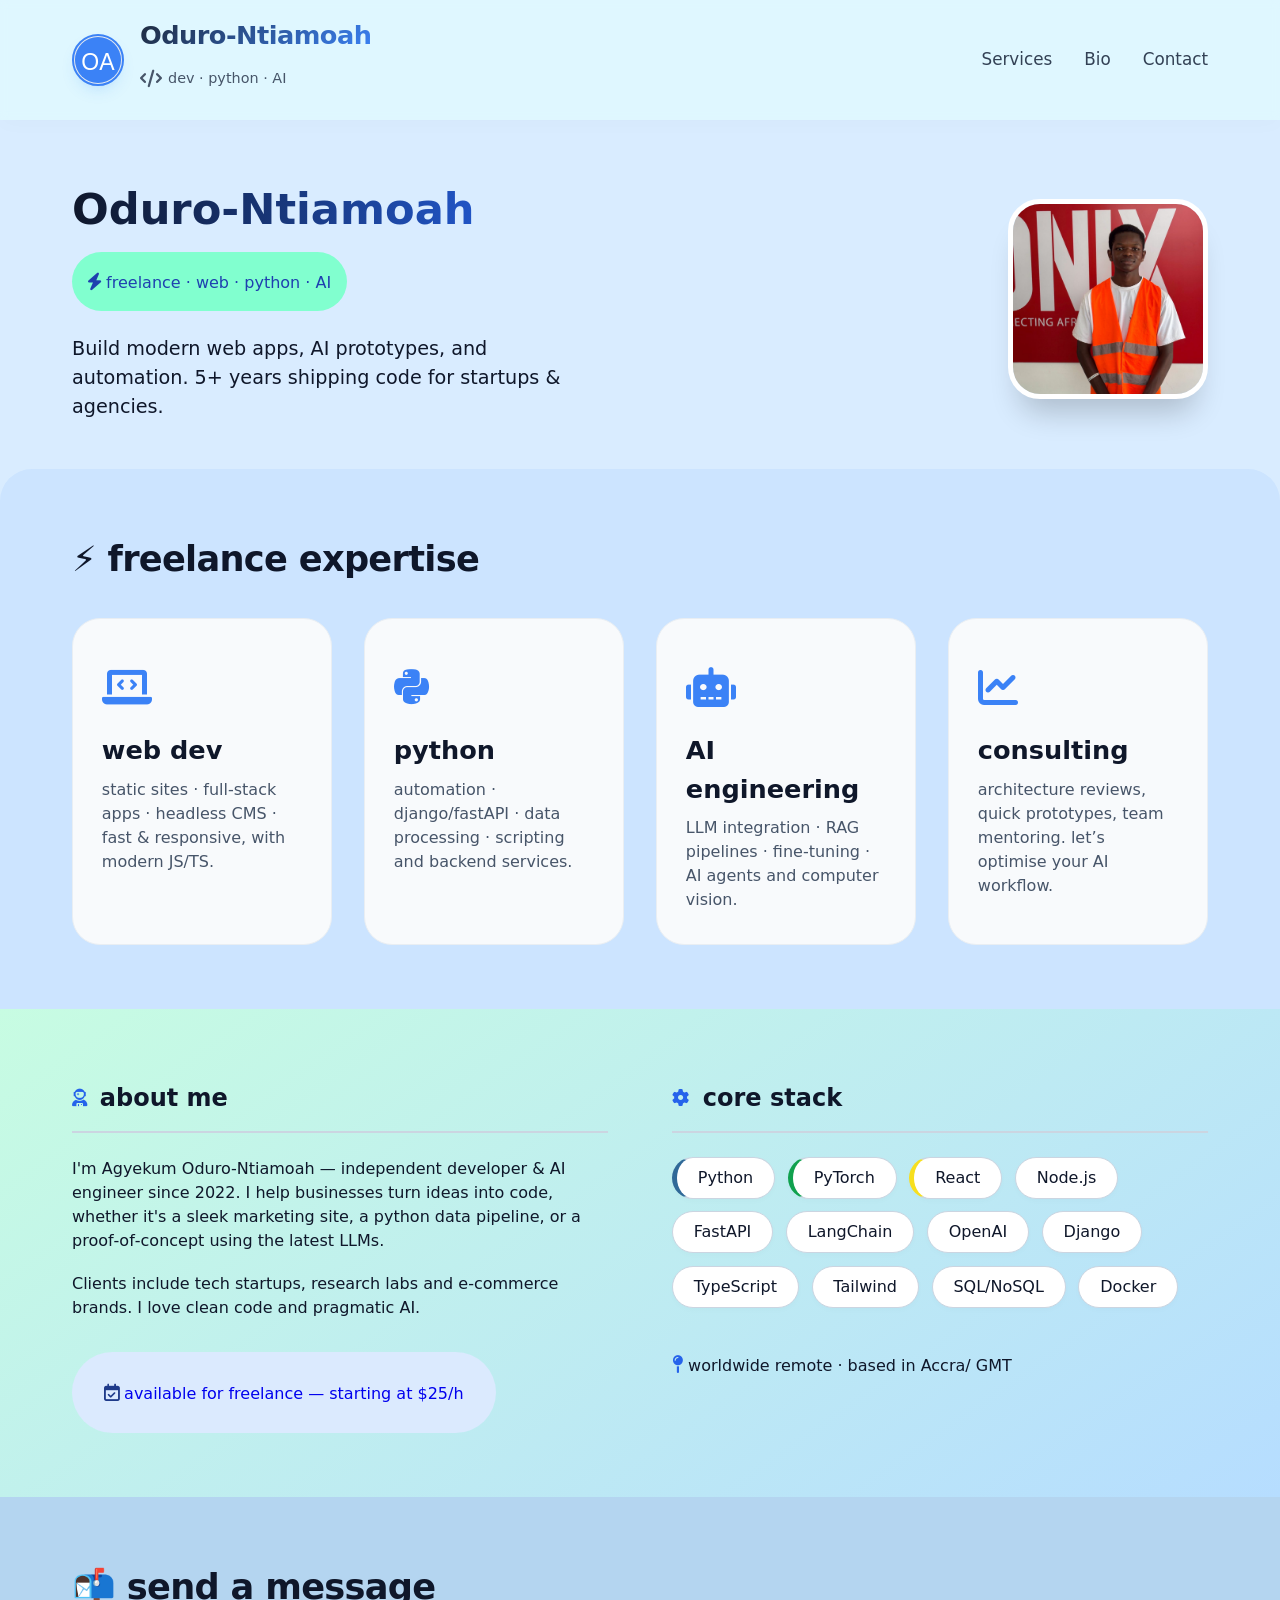
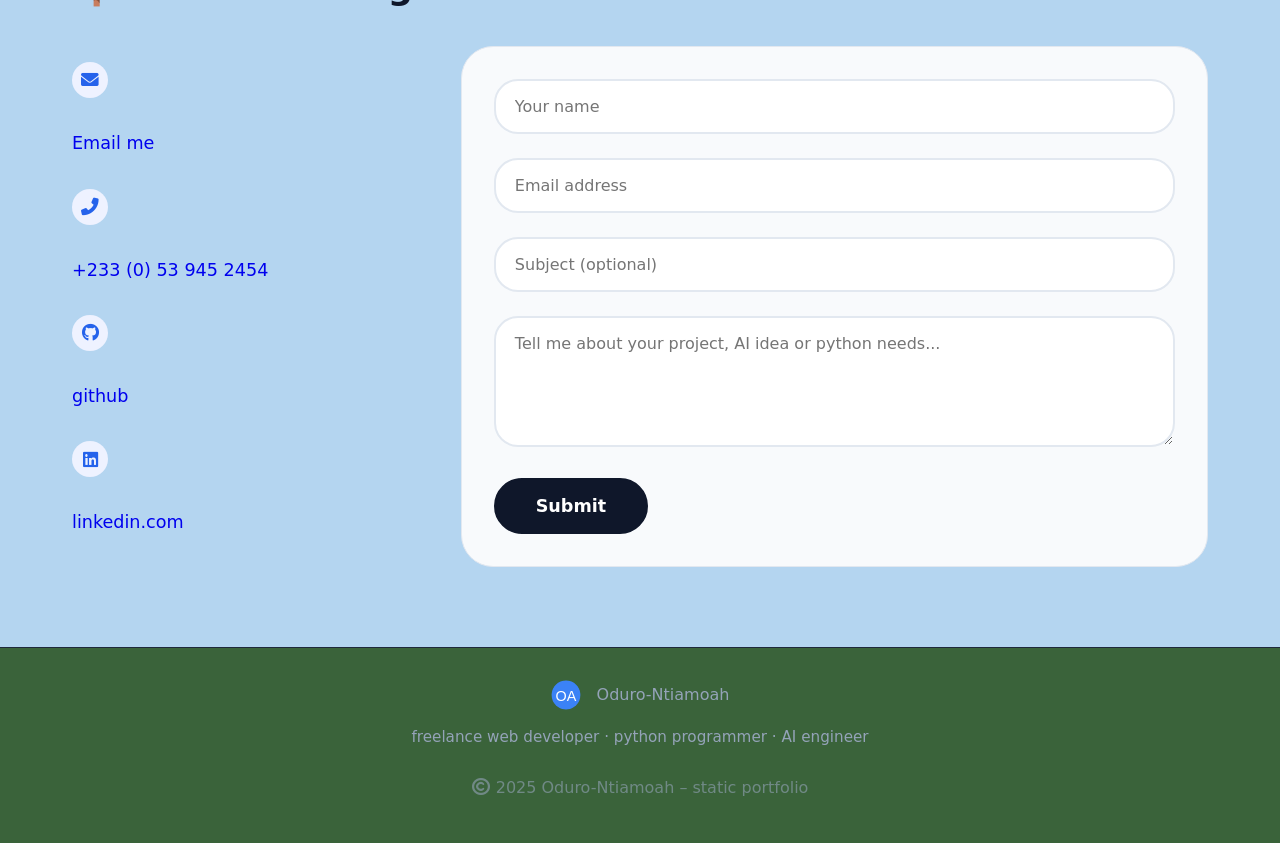
<file: index.html>
<!DOCTYPE html>
<html lang="en">

<head>
    <meta charset="UTF-8">
    <meta name="viewport" content="width=device-width, initial-scale=1.0">
    <title>Oduro-Ntiamoah · Freelance dev & AI engineer</title>
    <!-- Font Awesome 6 (free) -->
    <link rel="stylesheet" href="https://cdnjs.cloudflare.com/ajax/libs/font-awesome/6.0.0-beta3/css/all.min.css">
    <style>
        * {
            margin: 0;
            padding: 0;
            box-sizing: border-box;
            font-family: 'Inter', system-ui, -apple-system, BlinkMacSystemFont, 'Segoe UI', Roboto, sans-serif;
        }

        body {
            background: #d9ecff;
            color: #0f172a;
            line-height: 1.5;
            scroll-behavior: smooth;
        }

        /* custom container */
        .container {
            max-width: 1200px;
            margin: 0 auto;
            padding: 0 2rem;
        }

        /* header / logo area */
        .header {
            background: rgb(152, 222, 255);
            box-shadow: 0 4px 20px rgba(0, 0, 0, 0.02);
            padding: 1rem 0;
            position: sticky;
            top: 0;
            z-index: 10;
            backdrop-filter: blur(4px);
            background: rgba(223, 249, 255, 0.9);
        }

        .header-content {
            display: flex;
            align-items: center;
            justify-content: space-between;
            flex-wrap: wrap;
        }

        .logo {
            display: flex;
            align-items: center;
            gap: 1rem;
        }

        .logo-img {
            width: 52px;
            height: 52px;
            border-radius: 50%;
            object-fit: cover;
            background: #e2e8f0;
            border: 2px solid #3b82f6;
            box-shadow: 0 8px 16px -6px rgba(59, 130, 246, 0.25);
        }

        .logo-text h1 {
            font-size: 1.6rem;
            font-weight: 700;
            letter-spacing: -0.02em;
            background: linear-gradient(135deg, #1e293b, #3b82f6);
            -webkit-background-clip: text;
            -webkit-text-fill-color: transparent;
            background-clip: text;
        }

        .logo-text .tag {
            font-size: 0.9rem;
            color: #475569;
            font-weight: 400;
            display: flex;
            align-items: center;
            gap: 6px;
        }

        .nav-links {
            display: flex;
            gap: 2rem;
        }

        .nav-links a {
            text-decoration: none;
            color: #334155;
            font-weight: 500;
            transition: color 0.2s;
            font-size: 1.05rem;
        }

        .nav-links a:hover {
            color: #3b82f6;
        }

        /* hero section with name & image again */
        .hero {
            padding: 4rem 0 3rem;
        }

        .hero-grid {
            display: flex;
            align-items: center;
            gap: 3rem;
            flex-wrap: wrap;
            justify-content: space-between;
        }

        .hero-text h2 {
            font-size: 2.7rem;
            font-weight: 700;
            line-height: 1.2;
            background: linear-gradient(to right, #0f172a, #2563eb);
            -webkit-background-clip: text;
            -webkit-text-fill-color: transparent;
        }

        .hero-text .badge {
            background: #81ffcf;
            color: #1e40af;
            padding: 0.3rem 1rem;
            border-radius: 40px;
            display: inline-block;
            font-size: 1rem;
            font-weight: 500;
            margin: 1rem 0 1.5rem;
        }

        .hero-image img {
            width: 200px;
            height: 200px;
            border-radius: 32px;
            object-fit: cover;
            background: #cbd5e1;
            border: 5px solid white;
            box-shadow: 0 25px 30px -12px rgba(0, 0, 0, 0.2);
        }

        /* service cards */
        .section-title {
            font-size: 2.2rem;
            font-weight: 600;
            margin-bottom: 2rem;
            letter-spacing: -0.02em;
        }

        .services {
            background: rgb(204, 228, 255);
            border-radius: 2rem 2rem 0 0;
            padding: 4rem 0;
        }

        .cards {
            display: grid;
            grid-template-columns: repeat(auto-fit, minmax(250px, 1fr));
            gap: 2rem;
        }

        .card {
            background: #f8fafc;
            padding: 2rem 1.8rem;
            border-radius: 28px;
            transition: all 0.2s;
            border: 1px solid #e9eef3;
        }

        .card:hover {
            transform: translateY(-5px);
            border-color: #3b82f6;
            box-shadow: 0 18px 30px -12px rgba(59, 130, 246, 0.3);
        }

        .card i {
            font-size: 2.5rem;
            color: #3b82f6;
            margin-bottom: 1.5rem;
        }

        .card h3 {
            font-size: 1.6rem;
            font-weight: 600;
            margin-bottom: 0.5rem;
        }

        .card p {
            color: #475569;
        }

        /* about / info  */
        .info {
            padding: 4rem 0;
            background: linear-gradient(145deg, #c7fce2 0%, #b6ddff 100%);
        }

        .info-flex {
            display: flex;
            gap: 4rem;
            flex-wrap: wrap;
        }

        .info-block {
            flex: 1;
            min-width: 260px;
        }

        .info-block h3 {
            font-size: 1.5rem;
            margin-bottom: 1.5rem;
            display: flex;
            align-items: center;
            gap: 0.8rem;
            border-bottom: 2px solid #cbd5e1;
            padding-bottom: 0.5rem;
        }

        .skill-tags {
            display: flex;
            flex-wrap: wrap;
            gap: 0.8rem;
        }

        .skill-tag {
            background: white;
            padding: 0.5rem 1.3rem;
            border-radius: 60px;
            border: 1px solid #cbd5e1;
            font-weight: 500;
            font-size: 1rem;
            box-shadow: 0 2px 6px rgba(0, 0, 0, 0.02);
        }

        .skill-tag.python {
            border-left: 5px solid #306998;
        }

        .skill-tag.ai {
            border-left: 5px solid #10a14e;
        }

        .skill-tag.js {
            border-left: 5px solid #f7df1e;
        }

        .pricing-note {
            background: #dbeafe;
            padding: 1rem 2rem;
            border-radius: 80px;
            font-weight: 500;
            color: #1e3a8a;
            margin-top: 2rem;
            display: inline-block;
        }

        .pricing-note a {
            text-decoration: none;
        }

        /* contact form */
        .contact {
            padding: 4rem 0 5rem;
            background: rgb(180, 213, 240);
        }

        .contact-grid {
            display: flex;
            gap: 3rem;
            flex-wrap: wrap;
        }

        .contact-info {
            flex: 1;
            min-width: 250px;
        }

        .contact-info a,
        i {
            text-decoration: none;
            margin: 1rem 0;
            display: flex;
            align-items: center;
            gap: 1rem;
            font-size: 1.1rem;
        }

        .contact-info a:hover {
            text-decoration: underline;
            font-weight: 500;
        }

        .contact-info i {
            width: 36px;
            height: 36px;
            background: #eef2ff;
            border-radius: 50%;
            display: inline-flex;
            align-items: center;
            justify-content: center;
            color: #2563eb;
        }

        .form-box {
            flex: 2;
            min-width: 320px;
            background: #f8fafc;
            padding: 2rem;
            border-radius: 32px;
            border: 1px solid #e2e8f0;
        }

        .form-group {
            margin-bottom: 1.5rem;
        }

        input,
        textarea {
            width: 100%;
            padding: 1rem 1.2rem;
            border: 2px solid #e2e8f0;
            border-radius: 24px;
            font-size: 1rem;
            background: white;
            transition: 0.2s;
        }

        input:focus,
        textarea:focus {
            outline: none;
            border-color: #3b82f6;
            box-shadow: 0 0 0 4px rgba(59, 130, 246, 0.15);
        }

        button {
            background: #0f172a;
            color: white;
            border: none;
            font-size: 1.1rem;
            font-weight: 600;
            padding: 1rem 2.5rem;
            border-radius: 50px;
            cursor: pointer;
            display: inline-flex;
            align-items: center;
            gap: 0.8rem;
            transition: 0.2s;
            border: 2px solid #0f172a;
        }

        button:hover {
            background: #2563eb;
            border-color: #2563eb;
            transform: scale(1.02);
        }

        .fine-print {
            font-size: 0.85rem;
            color: #64748b;
            margin-top: 1.5rem;
        }

        .fine-print a {
            color: #2563eb;
            text-decoration: none;
        }

        footer {
            background: #3a633a;
            color: #94a3b8;
            padding: 2rem 0;
            text-align: center;
            border-top: 1px solid #1e293b;
        }

        /* dummy image placeholder */
        .placeholder-img {
            background: linear-gradient(145deg, #94a3b8, #475569);
            display: flex;
            align-items: center;
            justify-content: center;
            color: white;
            font-weight: 600;
            font-size: 2rem;
        }

        /* make it responsive */
        @media (max-width: 700px) {
            .header-content {
                flex-direction: column;
                gap: 1rem;
            }

            .hero-grid {
                justify-content: center;
                text-align: center;
            }
        }
    </style>
</head>

<body>
    <!-- Sticky header with name & image as logo -->
    <header class="header">
        <div class="container header-content">
            <div class="logo">
                <!-- your image repeated as logo -->
                <img src="data:image/svg+xml,%3Csvg xmlns='http://www.w3.org/2000/svg' width='52' height='52' viewBox='0 0 100 100'%3E%3Ccircle cx='50' cy='50' r='48' fill='%233b82f6' /%3E%3Ctext x='50' y='70' font-size='48' text-anchor='middle' fill='white' font-family='Arial'%3EOA%3C/text%3E%3C/svg%3E"
                    alt="Oduro-Ntiamoah logo" class="logo-img" title="replace with your real image">
                <div class="logo-text">
                    <h1>Oduro-Ntiamoah</h1>
                    <span class="tag"><i class="fas fa-code"></i> dev · python · AI</span>
                </div>
            </div>
            <div class="nav-links">
                <a href="#services">Services</a>
                <a href="#info">Bio</a>
                <a href="#contact">Contact</a>
            </div>
        </div>
    </header>

    <!-- Hero reintroduces name & image (pinterest friendly) -->
    <section class="hero">
        <div class="container hero-grid">
            <div class="hero-text">
                <h2>Oduro-Ntiamoah</h2>
                <div class="badge"><i class="fas fa-bolt"></i> freelance · web · python · AI</div>
                <p style="font-size: 1.2rem; max-width: 500px;">Build modern web apps, AI prototypes, and automation. 5+
                    years shipping code for startups & agencies.</p>
            </div>
            <div class="hero-image">
                <img src="images/me.jpg"
                    style="width='200' height='200' viewBox='0 0 200 200'%3E%3Crect width='200' height='200' fill='%233b82f6' /%3E%3Ccircle cx='100' cy='80' r='40' fill='%23f1f5f9' /%3E%3Ccircle cx='100' cy='200' r='70' fill='%2394a3b8' /%3E%3Ctext x='100' y='170' font-size='28' text-anchor='middle' fill='white' font-family='Arial'%3E📷 OA%3C/text%3E%3C/svg%3E"
                    alt="Agyekum-Oduro profile">
            </div>
        </div>
    </section>

    <!-- Services (freelance dev / python / AI) -->
    <section class="services" id="services">
        <div class="container">
            <h2 class="section-title">⚡ freelance expertise</h2>
            <div class="cards">
                <div class="card">
                    <i class="fas fa-laptop-code"></i>
                    <h3>web dev</h3>
                    <p>static sites · full-stack apps · headless CMS · fast & responsive, with modern JS/TS.</p>
                </div>
                <div class="card">
                    <i class="fab fa-python"></i>
                    <h3>python</h3>
                    <p>automation · django/fastAPI · data processing · scripting and backend services.</p>
                </div>
                <div class="card">
                    <i class="fas fa-robot"></i>
                    <h3>AI engineering</h3>
                    <p>LLM integration · RAG pipelines · fine‑tuning · AI agents and computer vision.</p>
                </div>
                <div class="card">
                    <i class="fas fa-chart-line"></i>
                    <h3>consulting</h3>
                    <p>architecture reviews, quick prototypes, team mentoring. let’s optimise your AI workflow.</p>
                </div>
            </div>
        </div>
    </section>

    <!-- extra info: bio, skills, notes (you can edit all) -->
    <section class="info" id="info">
        <div class="container info-flex">
            <div class="info-block">
                <h3><i class="fas fa-user-astronaut" style="color:#2563eb;"></i> about me</h3>
                <p style="margin-bottom:1.2rem;">I'm Agyekum Oduro-Ntiamoah — independent developer & AI engineer since
                    2022. I help businesses turn ideas into code, whether it's a sleek marketing site, a python data
                    pipeline, or a proof‑of‑concept using the latest LLMs.</p>
                <p>Clients include tech startups, research labs and e‑commerce brands. I love clean code and pragmatic
                    AI.</p>
                <div class="pricing-note">
                    <i class="far fa-calendar-check"></i> <a href="https://www.pinterest.com/OduroNtiamoah2/">available for freelance — starting at $25/h</a>
                </div>
            </div>
            <div class="info-block">
                <h3><i class="fas fa-cog" style="color:#2563eb;"></i> core stack</h3>
                <div class="skill-tags">
                    <span class="skill-tag python">Python</span>
                    <span class="skill-tag ai">PyTorch</span>
                    <span class="skill-tag js">React</span>
                    <span class="skill-tag">Node.js</span>
                    <span class="skill-tag">FastAPI</span>
                    <span class="skill-tag">LangChain</span>
                    <span class="skill-tag">OpenAI</span>
                    <span class="skill-tag">Django</span>
                    <span class="skill-tag">TypeScript</span>
                    <span class="skill-tag">Tailwind</span>
                    <span class="skill-tag">SQL/NoSQL</span>
                    <span class="skill-tag">Docker</span>
                </div>
                <p style="margin-top:2rem;"><i class="fas fa-map-pin" style="color:#2563eb;"></i> worldwide remote ·
                    based in Accra/ GMT</p>
            </div>
        </div>
    </section>

    <!-- contact form – messages to your email -->
    <section class="contact" id="contact">
        <div class="container">
            <h2 class="section-title">📬 send a message</h2>
            <div class="contact-grid">
                <div class="contact-info">
                    <i class="fas fa-envelope"></i><a href="mailto:2005odurontiamoah@gmail.com" target="_blank"> Email
                        me</a>
                    <i class="fas fa-phone-alt"></i><a href="tel:+233539452454"> +233 (0) 53 945 2454</a>
                    <i class="fab fa-github"></i><a href="https://github.com/Oduro-ntiamoah"> github</a>
                    <i class="fab fa-linkedin"></i><a href="https://www.linkedin.com/in/oduro-ntiamoah-agyekum/">
                        linkedin.com</a>
                    <!--p style="margin-top:2rem;"><i class="fas fa-check-circle" style="background:#22c55e; color:white;"></i> typically replies within a few hours</p-->
                </div>

                <div class="form-box">
                    <!-- form submits to your email via FormSubmit (free, no backend) -->
                    <form action="https://formsubmit.co/2005odurontiamoah@gmail.com" method="POST">
                        <!-- formsubmit hidden config -->
                        <input type="hidden" name="_subject" value="New freelance inquiry from pinterest visitor">
                        <input type="hidden" name="_captcha" value="false">
                        <input type="hidden" name="_template" value="box">
                        <input type="hidden" name="_next" value="#contact"> <!-- stay on page after submit -->

                        <div class="form-group">
                            <input type="text" name="name" placeholder="Your name" required>
                        </div>
                        <div class="form-group">
                            <input type="email" name="email" placeholder="Email address" required>
                        </div>
                        <div class="form-group">
                            <input type="text" name="_subject" placeholder="Subject (optional)">
                        </div>
                        <div class="form-group">
                            <textarea name="message" rows="5"
                                placeholder="Tell me about your project, AI idea or python needs..."
                                required></textarea>
                        </div>
                        <input type="hidden" name="_next" value="https://alias-project.netlify.app/#contact">
                        <input type="hidden" name="_captcha" value="false">
                        <button type="submit">Submit</button>
                        <!--✦ all messages go directly to <strong>2005odurontiamoah@gmail.com</strong><br>
              ✦ no spam, just work inquiries. i’ll get back ASAP.-->
                </div>
                </form>
                <!-- note: formSubmit works fine on static hosts, you'll get an email. -->
            </div>
        </div>
        </div>
    </section>

    <!-- footer with name & simple info -->
    <footer>
        <div class="container">
            <div style="display: flex; align-items: center; justify-content: center; gap: 1rem; margin-bottom: 1rem;">
                <img src="data:image/svg+xml,%3Csvg xmlns='http://www.w3.org/2000/svg' width='30' height='30' viewBox='0 0 100 100'%3E%3Ccircle cx='50' cy='50' r='48' fill='%233b82f6' /%3E%3Ctext x='50' y='70' font-size='48' text-anchor='middle' fill='white' font-family='Arial'%3EOA%3C/text%3E%3C/svg%3E"
                    style="width:30px; border-radius:50%;" alt="OA">
                <span style="font-weight:500;">Oduro-Ntiamoah</span>
            </div>
            <p style="font-size:0.95rem;">freelance web developer · python programmer · AI engineer</p>
            <!--p style="margin-top:1rem;">✎ ready for pinterest — replace images & texts before deploy</p-->
            <p style="margin-top:0.8rem; opacity:0.6;"><i class="far fa-copyright"></i> 2025 Oduro-Ntiamoah – static
                portfolio</p>
        </div>
    </footer>

    <!-- tiny smooth scroll (just for ux) -->
    <script>
        (function () {
            // optional: handle form feedback, but it's a static redirect.
            console.log("pinterest-ready static site — edit name/image/email in source.");
            const logoImg = document.querySelector('.logo-img');
            // if you replace with actual image, the placeholder remains fallback.
        })();
    </script>
</body>

</html>
</file>
